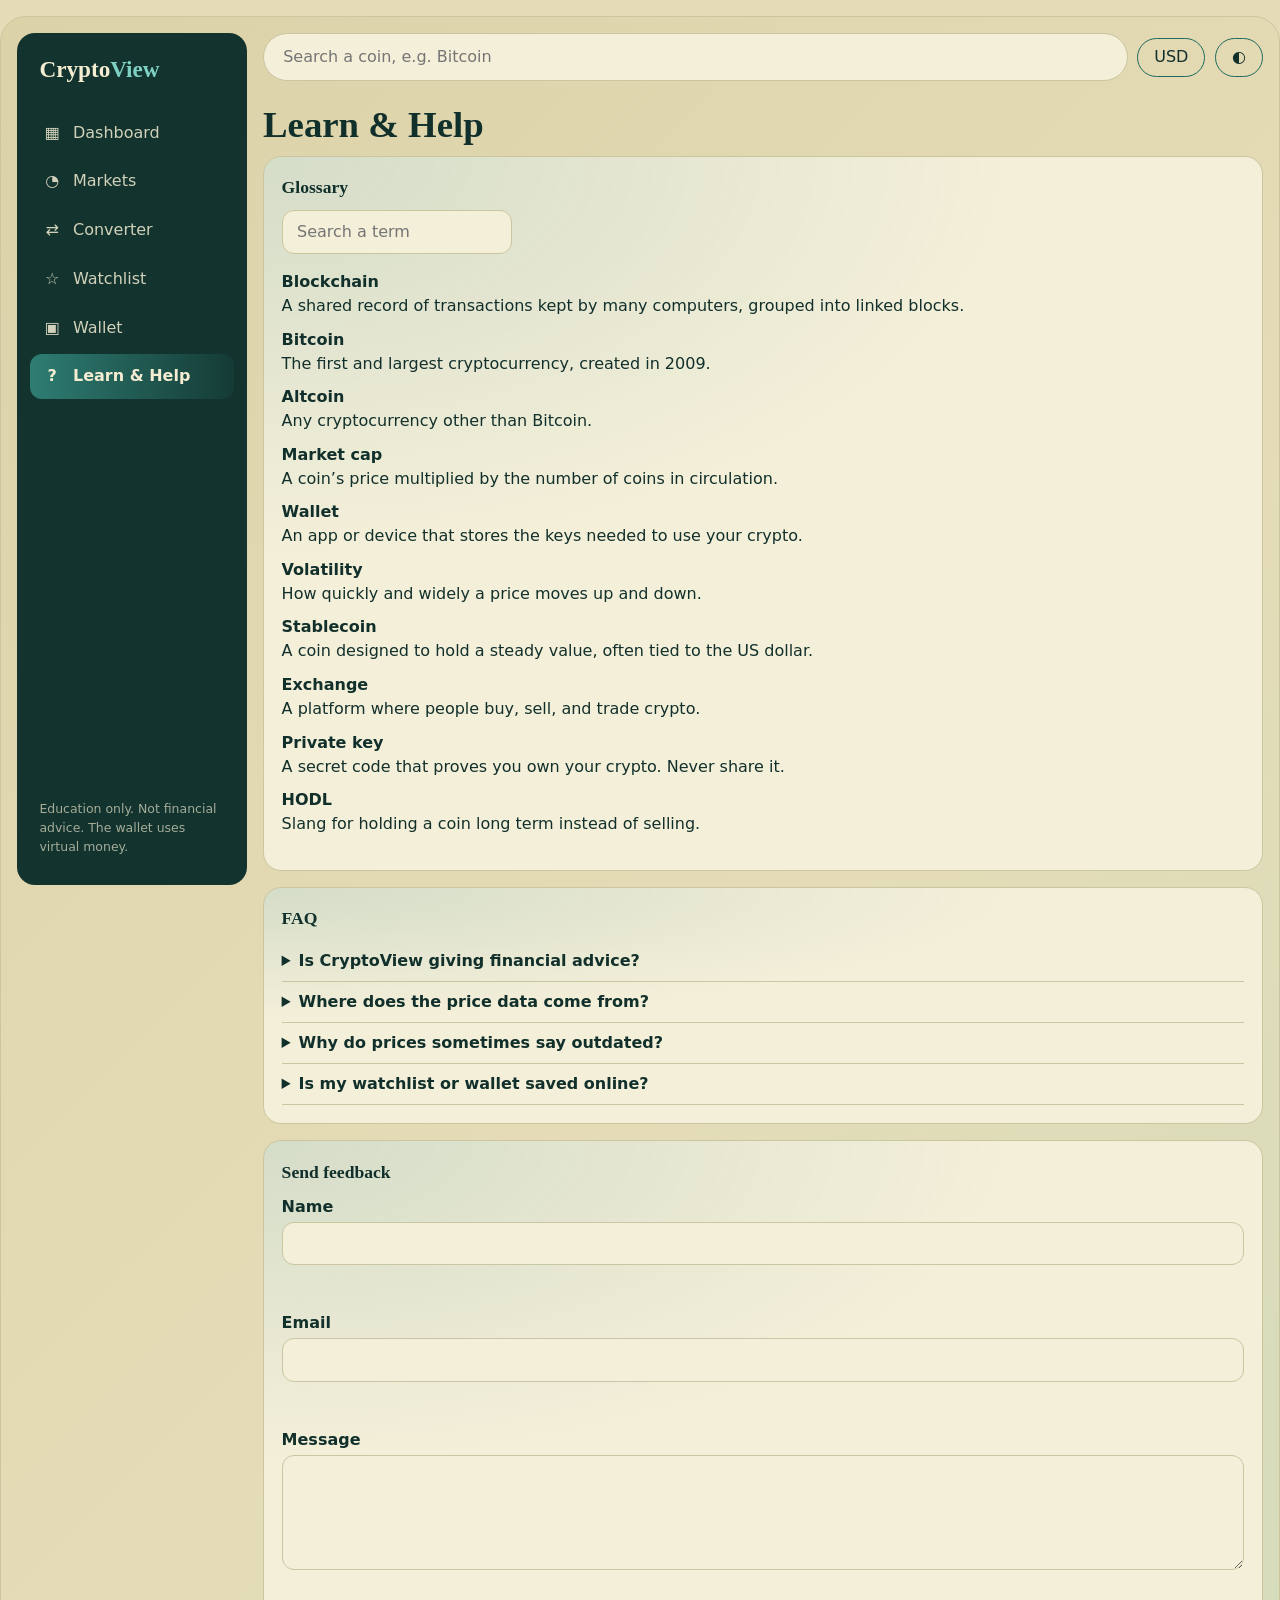
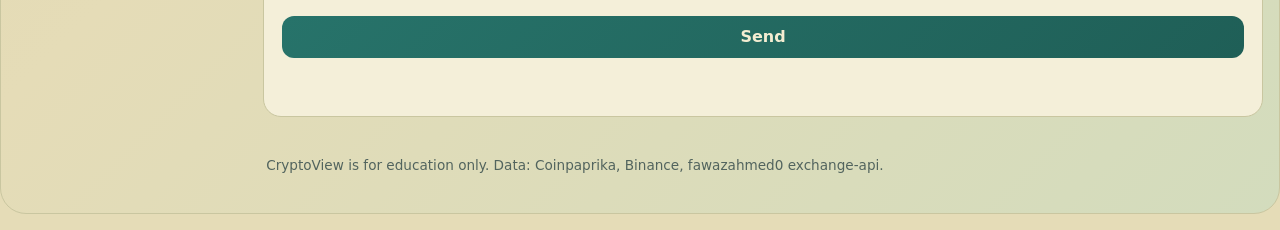
<file: learn.html>
<!doctype html>
<html lang="en">
  <head>
    <meta charset="UTF-8" />
    <meta name="viewport" content="width=device-width, initial-scale=1" />
    <title>Learn & Help – CryptoView</title>
    <link rel="stylesheet" href="css/style.css" />
  </head>
  <body>
    <div class="shell">
      <aside id="nav" class="side">
        <a class="logo" href="index.html">Crypto<span>View</span></a
        ><a href="index.html"><i>▦</i>Dashboard</a><a href="markets.html"><i>◔</i>Markets</a
        ><a href="converter.html"><i>⇄</i>Converter</a><a href="watchlist.html"><i>☆</i>Watchlist</a
        ><a href="wallet.html"><i>▣</i>Wallet</a
        ><a href="learn.html" class="on"><i>?</i>Learn &amp; Help</a>
        <div class="sp"></div>
        <small>Education only. Not financial advice. The wallet uses virtual money.</small>
      </aside>
      <div id="scrim" class="scrim"></div>
      <div class="content">
        <header class="topbar">
          <button id="menu-btn" class="pill menu" aria-label="Menu" aria-expanded="false">
            ☰
          </button>
          <form id="top-form" class="tsearch" role="search">
            <input
              id="tq"
              type="search"
              placeholder="Search a coin, e.g. Bitcoin"
              aria-label="Search coins"
            />
          </form>
          <button id="cur-btn" class="pill" title="Switch currency">USD</button
          ><button id="theme-btn" class="pill" title="Switch theme">◐</button>
        </header>
        <p id="notice" class="notice" hidden role="status"></p>
        <main>
          <h1>Learn &amp; Help</h1>
          <section class="card">
            <h2>Glossary</h2>
            <input id="gq" type="search" placeholder="Search a term" aria-label="Search glossary" />
            <dl id="gl"></dl>
          </section>
          <section class="card">
            <h2>FAQ</h2>
            <details>
              <summary>Is CryptoView giving financial advice?</summary>
              <p>
                No. It is an educational tool. Prices are for information only and the practice
                wallet uses virtual money.
              </p>
            </details>
            <details>
              <summary>Where does the price data come from?</summary>
              <p>
                Coinpaprika provides market data, Binance provides chart candles, and the
                fawazahmed0 exchange-api provides currency exchange rates. None of them need an API
                key.
              </p>
            </details>
            <details>
              <summary>Why do prices sometimes say outdated?</summary>
              <p>
                If a data source is slow or offline, CryptoView shows the last saved data with a
                notice until it can refresh.
              </p>
            </details>
            <details>
              <summary>Is my watchlist or wallet saved online?</summary>
              <p>
                No. Everything is saved in your own browser with localStorage, so clearing your
                browser data removes it.
              </p>
            </details>
          </section>
          <section class="card">
            <h2>Send feedback</h2>
            <form id="ff" class="stack" novalidate>
              <label>Name<input id="fn" /></label>
              <p class="dn small" id="e1"></p>
              <label>Email<input id="fe" type="email" /></label>
              <p class="dn small" id="e2"></p>
              <label>Message<textarea id="fm" rows="4"></textarea></label>
              <p class="dn small" id="e3"></p>
              <button>Send</button>
              <p class="up" id="fok"></p>
            </form>
          </section>
        </main>
        <footer>
          <p>
            CryptoView is for education only. Data: Coinpaprika, Binance, fawazahmed0 exchange-api.
          </p>
        </footer>
      </div>
    </div>
    <script src="js/app.js"></script>
    <script>
      const G = [
        [
          "Blockchain",
          "A shared record of transactions kept by many computers, grouped into linked blocks.",
        ],
        ["Bitcoin", "The first and largest cryptocurrency, created in 2009."],
        ["Altcoin", "Any cryptocurrency other than Bitcoin."],
        ["Market cap", "A coin’s price multiplied by the number of coins in circulation."],
        ["Wallet", "An app or device that stores the keys needed to use your crypto."],
        ["Volatility", "How quickly and widely a price moves up and down."],
        ["Stablecoin", "A coin designed to hold a steady value, often tied to the US dollar."],
        ["Exchange", "A platform where people buy, sell, and trade crypto."],
        ["Private key", "A secret code that proves you own your crypto. Never share it."],
        ["HODL", "Slang for holding a coin long term instead of selling."],
      ];
      const gd = () => {
        const t = $("#gq").value.toLowerCase();
        $("#gl").innerHTML =
          G.filter((g) => (g[0] + g[1]).toLowerCase().includes(t))
            .map((g) => `<dt>${esc(g[0])}</dt><dd>${esc(g[1])}</dd>`)
            .join("") || "<dd>No terms found.</dd>";
      };
      $("#gq").oninput = gd;
      gd();
      $("#ff").onsubmit = (e) => {
        e.preventDefault();
        const n = $("#fn").value.trim(),
          m = $("#fe").value.trim(),
          g = $("#fm").value.trim();
        const s = (id, t) => {
          $("#" + id).textContent = t;
          return !t;
        };
        const a = s("e1", n ? "" : "Please enter your name."),
          b = s("e2", /^[^@\s]+@[^@\s]+\.[^@\s]+$/.test(m) ? "" : "Please enter a valid email."),
          c = s("e3", g.length >= 10 ? "" : "Message must be at least 10 characters.");
        $("#fok").textContent = a && b && c ? "Thank you! Your feedback was received." : "";
        if (a && b && c) $("#ff").reset();
      };
    </script>
  </body>
</html>
</file>
<file: css/style.css>
/* Light = warm Dutch White base + one Sea Green accent family; Falu Red is reserved for losses and warnings */
:root {
  --btn: linear-gradient(135deg, #27736a, #1f5f57);
  --bg: #e5dcb7;
  --shell: linear-gradient(135deg, #dcd2a8, #e5dcb7 55%, #d3dcbd);
  --side: #12332e;
  --card: #f4efd9;
  --glow: rgba(46, 125, 115, 0.16);
  --text: #12302b;
  --muted: #52645e;
  --line: #c9c6a0;
  --accent: #1f6b5f;
  --up: #1f6b5f;
  --dn: #701414;
  --chart: #1f6b5f;
  --chartfill: rgba(46, 125, 115, 0.4);
  --navon: linear-gradient(90deg, #2e7d73, rgba(46, 125, 115, 0.1));
  --thbg: linear-gradient(90deg, #1f5f57, #27736a);
  --ctaglow: rgba(46, 125, 115, 0.35);
  --minibg: rgba(46, 125, 115, 0.08);
  --noticebg: rgba(112, 20, 20, 0.1);
  --noticetx: #701414;
  --noticebd: rgba(112, 20, 20, 0.35);
}
[data-theme="dark"] {
  --bg: #07100f;
  --shell: linear-gradient(
    135deg,
    rgba(46, 125, 115, 0.42),
    rgba(112, 20, 20, 0.34) 70%,
    rgba(10, 26, 24, 0.7)
  );
  --side: #081311;
  --card: #0d1c1a;
  --glow: rgba(46, 125, 115, 0.42);
  --text: #e5dcb7;
  --muted: #a3a58f;
  --line: rgba(229, 220, 183, 0.14);
  --accent: #e5dcb7;
  --up: #5fc4b4;
  --dn: #e88080;
  --chart: #e5dcb7;
  --chartfill: rgba(46, 125, 115, 0.65);
  --navon: linear-gradient(90deg, #701414, rgba(112, 20, 20, 0.05));
  --thbg: linear-gradient(90deg, rgba(112, 20, 20, 0.9), rgba(112, 20, 20, 0.2));
  --ctaglow: rgba(112, 20, 20, 0.5);
  --minibg: rgba(0, 0, 0, 0.18);
  --noticebg: #701414;
  --noticetx: #f4edd2;
  --noticebd: transparent;
}
* {
  box-sizing: border-box;
}
body {
  margin: 0;
  background: var(--bg);
  color: var(--text);
  font-family: "Segoe UI", system-ui, sans-serif;
  line-height: 1.5;
}
[data-theme="dark"] body {
  background: radial-gradient(60% 50% at 20% 0%, rgba(46, 125, 115, 0.28), transparent), #07100f;
}
a {
  color: var(--accent);
}
h1,
h2,
.logo,
.huge {
  font-family: Georgia, serif;
}
h1 {
  font-size: clamp(1.6rem, 4vw, 2.3rem);
  margin: 0.2rem 0;
}
h2 {
  font-size: 1.1rem;
  margin: 0 0 0.6rem;
}
.shell {
  display: grid;
  grid-template-columns: 230px minmax(0, 1fr);
  gap: 1rem;
  max-width: 1400px;
  margin: 1rem auto;
  padding: 1rem;
  background: var(--shell);
  border: 1px solid var(--line);
  border-radius: 26px;
}
.side {
  background: var(--side);
  color: #f4edd2;
  border-radius: 18px;
  padding: 1.2rem 0.8rem;
  display: flex;
  flex-direction: column;
  gap: 0.25rem;
  position: sticky;
  top: 1rem;
  height: calc(100vh - 3rem);
  min-height: 480px;
}
.logo {
  font-size: 1.45rem;
  font-weight: 700;
  color: #f4edd2;
  text-decoration: none;
  padding: 0 0.6rem 1.2rem;
}
.logo span {
  color: #7fd1c3;
}
.side a:not(.logo) {
  color: #f4edd2;
  text-decoration: none;
  padding: 0.65rem 0.8rem;
  border-radius: 12px;
  display: flex;
  gap: 0.7rem;
  opacity: 0.85;
}
.side a i {
  font-style: normal;
  width: 1.2rem;
  text-align: center;
}
.side a:not(.logo):hover {
  background: rgba(255, 255, 255, 0.08);
}
.side a.on {
  opacity: 1;
  background: var(--navon);
  font-weight: 600;
}
.sp {
  flex: 1;
}
.side small {
  padding: 0.6rem;
  opacity: 0.65;
  font-size: 0.78rem;
}
.topbar {
  display: flex;
  gap: 0.6rem;
  align-items: center;
  margin-bottom: 1rem;
}
.tsearch {
  flex: 1;
}
.tsearch input {
  width: 100%;
  border-radius: 999px;
  padding: 0.7rem 1.2rem;
}
button,
.btn,
input,
select,
textarea {
  font: inherit;
  padding: 0.55rem 0.9rem;
  border-radius: 12px;
  border: 1px solid var(--line);
  background: var(--card);
  color: var(--text);
}
button,
.btn {
  background: var(--btn);
  color: #f4edd2;
  border: none;
  cursor: pointer;
  font-weight: 600;
  text-decoration: none;
  display: inline-block;
}
button.alt,
.btn.alt,
.pill {
  background: transparent;
  color: var(--text);
  border: 1px solid var(--accent);
  border-radius: 999px;
  text-decoration: none;
  display: inline-block;
  padding: 0.4rem 1rem;
  cursor: pointer;
  font-weight: 500;
}
button.alt.on,
.pill.on {
  background: var(--btn);
  color: #f4edd2;
  border-color: transparent;
}
.sm {
  padding: 0.2rem 0.8rem;
  font-size: 0.85rem;
}
button:disabled {
  opacity: 0.55;
  cursor: not-allowed;
}
:focus-visible {
  outline: 3px solid #d9a400;
  outline-offset: 2px;
}
.head {
  margin-bottom: 0.8rem;
}
.tabs {
  display: flex;
  gap: 0.5rem;
  margin-bottom: 1rem;
}
.card {
  background: radial-gradient(120% 90% at 0% 0%, var(--glow), transparent 62%), var(--card);
  border: 1px solid var(--line);
  border-radius: 18px;
  padding: 1.1rem;
  margin: 0 0 1rem;
}
.grid3 {
  display: grid;
  grid-template-columns: 1fr 1.1fr 1.1fr;
  gap: 1rem;
  margin-bottom: 1rem;
}
.grid3 .card,
.stackc .card {
  margin: 0;
}
.stackc {
  display: grid;
  gap: 1rem;
}
.cols {
  display: grid;
  grid-template-columns: repeat(auto-fit, minmax(280px, 1fr));
  gap: 1rem;
  margin-bottom: 1rem;
}
.cols .card {
  margin: 0;
}
.huge {
  font-size: 2.5rem;
  white-space: nowrap;
  overflow: hidden;
  font-weight: 700;
  margin: 0.4rem 0 0;
}
.cta {
  text-align: center;
  background: radial-gradient(90% 70% at 50% 130%, var(--ctaglow), transparent 65%), var(--card);
}
.mini {
  display: grid;
  grid-template-columns: 1fr 1fr;
  gap: 0.6rem;
}
.m {
  background: var(--minibg);
  border: 1px solid var(--line);
  border-radius: 14px;
  padding: 0.6rem;
  display: flex;
  flex-direction: column;
}
.m small {
  color: var(--muted);
}
.row {
  display: flex;
  flex-wrap: wrap;
  gap: 0.5rem;
  align-items: center;
  margin: 0.4rem 0;
}
.between {
  justify-content: space-between;
}
.stack {
  display: flex;
  flex-direction: column;
  gap: 0.55rem;
}
.stack label {
  display: flex;
  flex-direction: column;
  gap: 0.2rem;
  font-weight: 600;
}
.warn {
  border-color: var(--accent);
}
.small {
  font-size: 0.88rem;
  color: var(--muted);
}
.big {
  font-size: 1.5rem;
  font-weight: 700;
  margin: 0.3rem 0;
}
.list {
  list-style: none;
  padding: 0;
  margin: 0;
}
.list li {
  display: flex;
  gap: 0.6rem;
  justify-content: space-between;
  align-items: center;
  padding: 0.5rem 0;
  border-bottom: 1px solid var(--line);
  text-align: right;
}
.list li a {
  text-align: left;
  text-decoration: none;
  color: var(--text);
  display: flex;
  flex-direction: column;
  line-height: 1.3;
}
.list small {
  color: var(--muted);
}
.up {
  color: var(--up);
  font-weight: 600;
}
.dn {
  color: var(--dn);
  font-weight: 600;
}
.notice {
  background: var(--noticebg);
  color: var(--noticetx);
  border: 1px solid var(--noticebd);
  padding: 0.6rem 1rem;
  border-radius: 12px;
  margin-bottom: 1rem;
}
.scroll {
  overflow-x: auto;
  margin-bottom: 1rem;
}
table {
  width: 100%;
  border-collapse: collapse;
  background: var(--card);
  border: 1px solid var(--line);
  border-radius: 14px;
  overflow: hidden;
}
th,
td {
  padding: 0.65rem 0.8rem;
  text-align: left;
  border-bottom: 1px solid var(--line);
  white-space: nowrap;
}
th {
  background: var(--thbg);
  color: #f4edd2;
  font-size: 0.85rem;
}
th[data-k] {
  cursor: pointer;
}
a {
  text-underline-offset: 3px;
}
.star {
  background: none;
  color: var(--accent);
  font-size: 1.3rem;
  padding: 0 0.3rem;
}
canvas {
  width: 100%;
  height: 280px;
  display: block;
}
.chip {
  background: rgba(46, 125, 115, 0.85);
  color: #f4edd2;
  border-radius: 99px;
  padding: 0.05rem 0.7rem;
  font-size: 0.82rem;
}
details {
  border-bottom: 1px solid var(--line);
  padding: 0.5rem 0;
}
summary {
  cursor: pointer;
  font-weight: 600;
}
dt {
  font-weight: 700;
  margin-top: 0.6rem;
}
dd {
  margin: 0;
}
footer {
  color: var(--muted);
  font-size: 0.85rem;
  padding: 0.5rem 0.2rem;
}

#cash {
  white-space: nowrap;
  overflow: hidden;
}
#usd {
  flex: 1 1 140px;
  min-width: 0;
}

/* ---------- Responsive layout: desktop (1100px+), tablet (700-1099px), mobile (under 700px) ---------- */
.topbar .menu {
  display: none; /* hamburger only exists on mobile; .topbar .menu beats the later .pill rule */
}
.scrim {
  display: none;
}
.mini {
  grid-template-columns: repeat(auto-fit, minmax(130px, 1fr));
}
input,
select {
  min-width: 0;
}

/* Tablet: sidebar shrinks to an icon rail, dashboard cards go to two columns */
@media (max-width: 1099px) {
  .shell {
    grid-template-columns: 76px minmax(0, 1fr);
    padding: 0.8rem;
    gap: 0.8rem;
  }
  .side {
    padding: 1rem 0.5rem;
  }
  .logo {
    font-size: 0;
    padding: 0 0 1rem;
    text-align: center;
  }
  .logo::before {
    content: "CV";
    font-size: 1.15rem;
  }
  .side a:not(.logo) {
    font-size: 0;
    justify-content: center;
    padding: 0.8rem 0;
  }
  .side a i {
    font-size: 1.2rem;
    width: auto;
  }
  .side small {
    display: none;
  }
  .grid3 {
    grid-template-columns: 1fr 1fr;
  }
  .grid3 > section:last-child {
    grid-column: 1 / -1;
  }
}

/* Mobile: single column, sidebar becomes a slide-in drawer opened by the hamburger */
@media (max-width: 699px) {
  .shell {
    grid-template-columns: 1fr;
    margin: 0;
    padding: 0.6rem;
    gap: 0;
    border: 0;
    border-radius: 0;
  }
  .topbar {
    gap: 0.4rem;
  }
  .topbar .menu {
    display: inline-block;
  }
  .side {
    position: fixed;
    inset: 0 auto 0 0;
    width: 260px;
    height: 100%;
    z-index: 30;
    padding: 1.2rem 0.8rem;
    border-radius: 0 18px 18px 0;
    overflow-y: auto;
    transform: translateX(-105%);
    transition: transform 0.25s ease;
  }
  .side.open {
    transform: none;
  }
  .side.open + .scrim {
    display: block;
    position: fixed;
    inset: 0;
    z-index: 20;
    background: rgba(0, 0, 0, 0.55);
  }
  .side .logo {
    font-size: 1.45rem;
    padding: 0 0.6rem 1.2rem;
    text-align: left;
  }
  .logo::before {
    content: none;
  }
  .side a:not(.logo) {
    font-size: 1rem;
    justify-content: flex-start;
    padding: 0.7rem 0.8rem;
  }
  .side a i {
    font-size: 1rem;
    width: 1.2rem;
  }
  .side small {
    display: block;
  }
  .grid3 {
    grid-template-columns: 1fr;
  }
  .card {
    padding: 0.9rem;
  }
  .tabs {
    overflow-x: auto;
  }
  .tabs .pill {
    white-space: nowrap;
  }
  canvas {
    height: 220px;
  }
  button,
  .btn,
  select,
  input {
    min-height: 40px;
  }
  th,
  td {
    padding: 0.55rem 0.6rem;
  }
}
</file>
